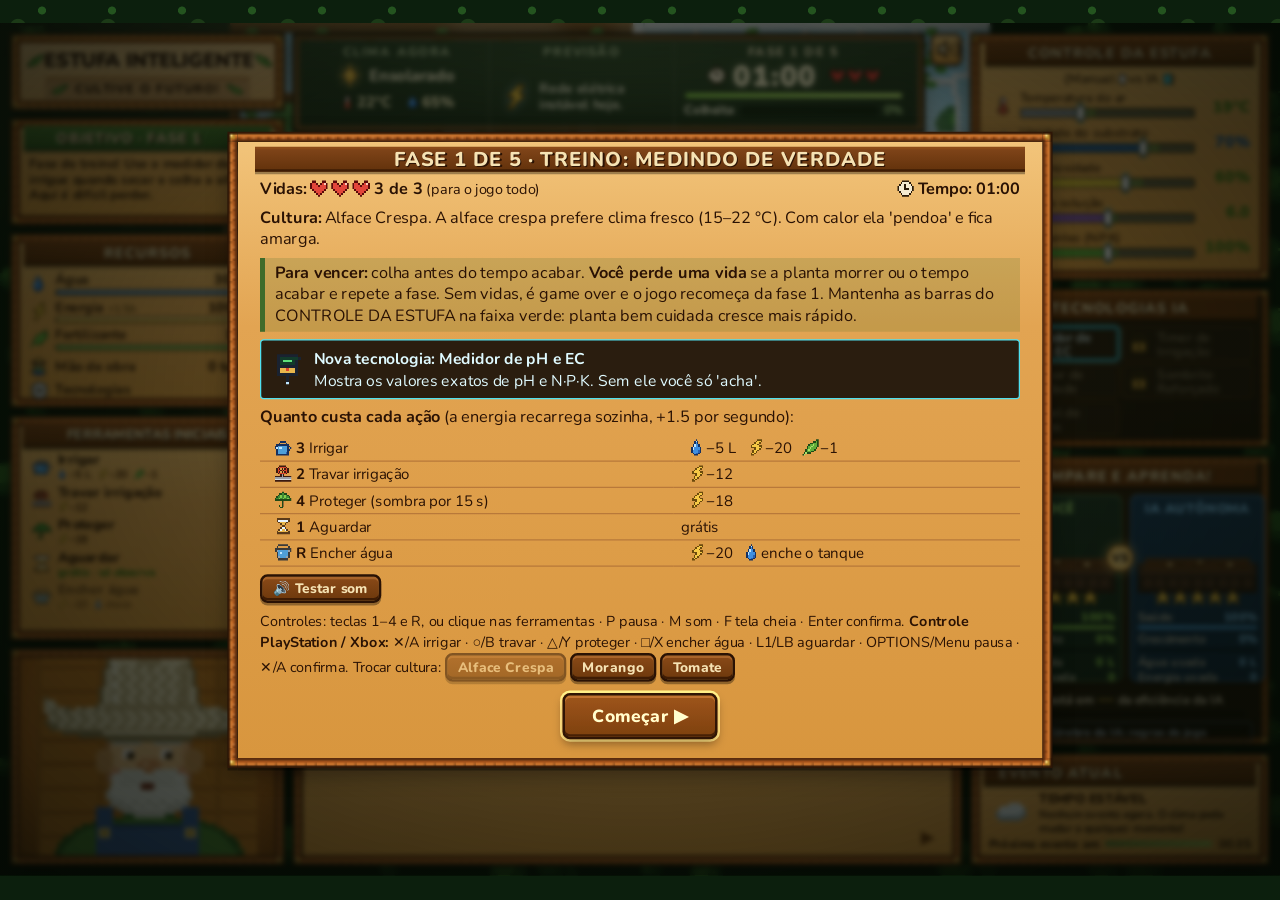
<file: SementeDaEvolucao-Web/index.html>
<!doctype html>
<html lang="pt-BR">
<head>
  <meta charset="utf-8">
  <meta name="viewport" content="width=device-width, initial-scale=1">
  <title>Semente da Evolução — Estufa Inteligente</title>
  <meta name="description" content="Serious game de agricultura de precisão: você contra a estufa autônoma.">
  <!-- Nunito (OFL): arredondada e simples. Sem internet, cai na Trebuchet/Segoe (ver docs/decisoes.md #4). -->
  <link rel="preconnect" href="https://fonts.googleapis.com">
  <link rel="preconnect" href="https://fonts.gstatic.com" crossorigin>
  <link rel="stylesheet" href="https://fonts.googleapis.com/css2?family=Nunito:wght@600;700;800;900&display=swap">
  <link rel="stylesheet" href="css/estilo.css">
</head>
<body>
  <div id="fundo-tela"></div>
  <div id="palco" aria-label="Estufa Inteligente">
    <canvas id="mundo" aria-hidden="true"></canvas>
    <!-- Luz e atmosfera por cima da pixel art (vinheta, raios de sol, brilhos e partículas suaves) -->
    <div id="luz" aria-hidden="true"><i class="raio r1"></i><i class="raio r2"></i><i class="raio r3"></i></div>
    <canvas id="atmosfera" aria-hidden="true"></canvas>

    <div id="hud">
      <!-- Placa de título -->
      <header id="titulo" class="moldura moldura-clara">
        <div class="titulo-linha"><img class="raminho" data-icone="raminho" alt="">
          <h1>ESTUFA INTELIGENTE</h1><img class="raminho espelhado" data-icone="raminho" alt=""></div>
        <div class="subtitulo"><img class="raminho mini" data-icone="raminho" alt="">
          <span id="txt-subtitulo">CULTIVE O FUTURO!</span><img class="raminho mini espelhado" data-icone="raminho" alt=""></div>
      </header>

      <!-- OBJETIVO -->
      <section id="painel-objetivo" class="painel moldura">
        <h2 class="faixa faixa-verde" id="txt-titulo-objetivo">OBJETIVO</h2>
        <p id="txt-objetivo">Mantenha suas plantas saudáveis até o final do ciclo e aprenda a competir com a IA!</p>
      </section>

      <!-- RECURSOS -->
      <section id="painel-recursos" class="painel moldura">
        <h2 class="faixa">RECURSOS</h2>
        <ul class="lista-recursos">
          <li id="linha-agua"><img data-icone="agua" alt=""><span class="nome">Água</span><b id="rec-agua">30/30 L</b>
            <div class="mini-barra"><i id="barra-agua" class="agua"></i></div></li>
          <li id="linha-energia"><img data-icone="energia" alt=""><span class="nome">Energia <small id="rec-energia-regen">+3/s</small></span><b id="rec-energia">100/100</b>
            <div class="mini-barra"><i id="barra-energia" class="energia"></i></div></li>
          <li id="linha-fertilizante"><img data-icone="nutrientes" alt=""><span class="nome">Fertilizante</span><b id="rec-nutrientes">10/10</b>
            <div class="mini-barra"><i id="barra-nutrientes" class="fertilizante"></i></div></li>
          <li class="simples"><img data-icone="maoDeObra" alt=""><span class="nome">Mão de obra</span><b id="rec-mao">0 tarefas</b></li>
          <li class="simples"><img data-icone="automacao" alt=""><span class="nome">Tecnologias</span><b id="rec-automacao">0/6</b></li>
        </ul>
      </section>

      <!-- FERRAMENTAS -->
      <section id="painel-ferramentas" class="painel moldura">
        <h2 class="faixa">FERRAMENTAS INICIAIS</h2>
        <ul class="lista-ferramentas">
          <li><button data-acao="Irrigate"><img data-icone="regador" alt=""><span class="nome">Irrigar</span><kbd class="tecla">3</kbd><kbd class="ps ps-x">✕</kbd><kbd class="xb xb-x">A</kbd>
            <span class="custos"></span><span class="selo"></span><span class="uso"><i></i></span></button></li>
          <li><button data-acao="LockIrrigation"><img data-icone="valvula" alt=""><span class="nome">Travar irrigação</span><kbd class="tecla">2</kbd><kbd class="ps ps-circulo">○</kbd><kbd class="xb xb-circulo">B</kbd>
            <span class="custos"></span><span class="selo"></span><span class="uso"><i></i></span></button></li>
          <li><button data-acao="ProtectPlant"><img data-icone="proteger" alt=""><span class="nome">Proteger</span><kbd class="tecla">4</kbd><kbd class="ps ps-triangulo">△</kbd><kbd class="xb xb-triangulo">Y</kbd>
            <span class="custos"></span><span class="selo"></span><span class="uso"><i></i></span></button></li>
          <li><button data-acao="DoNothing"><img data-icone="aguardar" alt=""><span class="nome">Aguardar</span><kbd class="tecla">1</kbd><kbd class="ps ps-l1">L1</kbd><kbd class="xb xb-l1">LB</kbd>
            <span class="custos"></span><span class="selo"></span><span class="uso"><i></i></span></button></li>
          <li><button data-acao="Refill"><img data-icone="balde" alt=""><span class="nome">Encher água</span><kbd class="tecla">R</kbd><kbd class="ps ps-quadrado">□</kbd><kbd class="xb xb-quadrado">X</kbd>
            <span class="custos"></span><span class="selo"></span><span class="uso"><i></i></span></button></li>
        </ul>
      </section>

      <!-- Barra superior: clima, previsão e fase -->
      <div id="barra-topo" class="lousa moldura-lousa">
        <section id="lousa-clima" class="topo-sec">
          <h3>CLIMA AGORA</h3>
          <div class="clima-linha"><img id="ico-clima" data-icone="sol" alt=""><span id="txt-condicao">Ensolarado</span></div>
          <div class="clima-dados">
            <span><img data-icone="termometro" alt="Temperatura"><b id="txt-temp-ext">28°C</b></span>
            <span><img data-icone="gotaGrande" alt="Umidade do ar"><b id="txt-umid-ext">65%</b></span>
          </div>
        </section>
        <section id="lousa-previsao" class="topo-sec">
          <h3>PREVISÃO</h3>
          <div class="previsao"><img id="ico-previsao" data-icone="nuvemChuva" alt=""><span id="txt-previsao">Chuva intensa esta tarde!</span></div>
        </section>
        <section id="lousa-fase" class="topo-sec">
          <h3 id="txt-fase">FASE 1 DE 5</h3>
          <div class="cronometro"><img data-icone="relogio" alt=""><b id="txt-tempo">01:00</b>
            <div class="tentativas" id="tentativas" title="Vidas restantes no jogo"></div></div>
          <div class="barra-tempo" title="Tempo restante"><i id="barra-tempo"></i></div>
          <div class="colheita"><span>Colheita</span><div class="mini-barra"><i id="barra-colheita"></i></div><b id="txt-colheita">0%</b></div>
        </section>
      </div>

      <!-- CONTROLE DA ESTUFA -->
      <section id="painel-controle" class="painel moldura">
        <h2 class="faixa faixa-topo">CONTROLE DA ESTUFA</h2>
        <div class="sub-legenda">(Manual <i class="marca-jogador"></i> vs IA <i class="marca-ia"></i>)</div>
        <ul id="lista-controle" class="lista-controle"></ul>
      </section>

      <!-- TECNOLOGIAS -->
      <section id="painel-tecnologias" class="painel moldura painel-escuro">
        <h2 class="faixa">TECNOLOGIAS IA</h2>
        <div id="grade-tecnologias" class="grade-tec"></div>
      </section>

      <!-- COMPARE E APRENDA -->
      <section id="painel-comparar" class="painel moldura painel-escuro">
        <h2 class="faixa">COMPARE E APRENDA!</h2>
        <div class="cards">
          <article id="card-voce" class="card card-voce">
            <h3>VOCÊ</h3>
            <canvas class="canteiro" id="cv-voce" width="48" height="34"></canvas>
            <div class="estrelas" id="estrelas-voce"></div>
            <div class="stats">
              <span>Saúde</span><b id="voce-saude">100%</b><div class="barrinha"><i id="voce-saude-barra"></i></div>
              <span>Crescimento</span><b id="voce-prod">0%</b><div class="barrinha cresc"><i id="voce-prod-barra"></i></div>
              <span>Água usada</span><b id="voce-agua">0 L</b>
              <span>Energia usada</span><b id="voce-energia">0</b>
            </div>
          </article>
          <div class="vs">VS</div>
          <article id="card-ia" class="card card-ia">
            <h3>IA AUTÔNOMA</h3>
            <canvas class="canteiro" id="cv-ia" width="48" height="34"></canvas>
            <div class="estrelas" id="estrelas-ia"></div>
            <div class="stats">
              <span>Saúde</span><b id="ia-saude">100%</b><div class="barrinha"><i id="ia-saude-barra"></i></div>
              <span>Crescimento</span><b id="ia-prod">0%</b><div class="barrinha cresc"><i id="ia-prod-barra"></i></div>
              <span>Água usada</span><b id="ia-agua">0 L</b>
              <span>Energia usada</span><b id="ia-energia">0</b>
            </div>
          </article>
        </div>
        <div id="placar-eficiencia" class="placar">Você está em <b id="txt-eficiencia">—</b> da eficiência da IA<div class="barrinha placar-barra"><i id="barra-eficiencia"></i></div></div>
        <button id="txt-cerebro-ia" class="cerebro-ia" type="button" title="Ver os dados trocados com a IA (tecla I)"><i class="led"></i><span></span></button>
      </section>

      <!-- EVENTO ATUAL -->
      <section id="painel-evento" class="painel moldura">
        <h2 class="faixa faixa-esquerda">EVENTO ATUAL</h2>
        <div class="evento-corpo">
          <img id="ico-evento" data-icone="nuvemChuva" alt="">
          <div>
            <h4 id="txt-evento-nome">TEMPO ESTÁVEL</h4>
            <p id="txt-evento-desc">Nenhum evento no momento.</p>
          </div>
        </div>
        <div class="evento-rodape"><span id="txt-evento-rotulo">Tempo para o evento</span>
          <div class="barra-evento"><i id="barra-evento"></i></div><b id="txt-evento-tempo">--:--</b></div>
      </section>

      <!-- Sr. Bruno -->
      <div id="bruno-retrato" class="moldura"><canvas id="cv-bruno" width="64" height="58"></canvas></div>
      <section id="bruno-fala" class="painel moldura">
        <h2 class="faixa faixa-esquerda">SENHOR BRUNO, O FAZENDEIRO</h2>
        <button id="btn-fechar-bruno" class="btn-fechar" title="Minimizar (B)"><img data-icone="fechar" alt="Fechar"></button>
        <p id="txt-bruno"></p>
        <button id="btn-proxima-fala" class="btn-seta" title="Próxima dica">▶</button>
      </section>

      <div id="flutuantes" aria-hidden="true"></div>
      <button id="btn-som" class="btn-som" title="Som ligado (tecla M)"><img data-icone="somLigado" alt="Som"></button>
      <div id="toast" role="status" aria-live="polite"></div>
    </div>

    <!-- Telas de fase (introdução e relatório "a derrota que ensina") -->
    <div id="overlay-fase" class="overlay escondido">
      <div class="janela moldura">
        <div id="conteudo-fase"></div>
      </div>
    </div>

    <!-- Modo debug (tecla `) -->
    <div id="debug" class="escondido">
      <div id="debug-info"></div>
      <div class="debug-ctrl">
        Velocidade: <button data-vel="1">1×</button><button data-vel="2">2×</button><button data-vel="4">4×</button>
        | Referência <input id="debug-opacidade" type="range" min="0" max="100" value="0">
      </div>
    </div>
    <img id="sobreposicao-ref" src="referencia/referencia.jpg" alt="" class="escondido">
  </div>

  <script type="module" src="js/main.js"></script>
</body>
</html>
</file>
<file: SementeDaEvolucao-Web/css/estilo.css>
/* Semente da Evolução — HUD
   Coordenadas em px do palco (1024 × 682). O palco inteiro é escalado por JS (js/ui/Escala.js).

   Grade do HUD (v11): margem de 8 px e 6 px entre os painéis.
     coluna esquerda  x 8–228    título · objetivo · recursos · ferramentas · Sr. Bruno (y 8/76/168/314/500)
     centro           x 234–770  barra superior (clima · previsão · fase) e a fala do Sr. Bruno
     coluna direita   x 776–1016 controle · tecnologias · compare · evento */

:root {
  /* Paleta amostrada da referência (docs/spec-visual.md) */
  --madeira-escura: #633617;
  --madeira: #b25e1e;
  --madeira-clara: #e39a4a;
  --pergaminho: #e2a452;
  --pergaminho-2: #dd9f48;
  --pergaminho-claro: #edc588;
  --faixa: #6d380c;
  --faixa-2: #5b2d09;
  --faixa-verde: #3f6b2a;
  --texto: #2a1204;
  --texto-claro: #f6e3b4;
  --lousa: #2b3d24;
  --lousa-texto: #f0ead0;
  --escuro: #22160a;
  --celula: #2a1d0f;
  --voce-fundo: #16261a;
  --voce-titulo: #9ccf6a;
  --ia-fundo: #132c44;
  --ia-titulo: #7fc4f0;
  --ruim: #e2553a;
  --bom: #8fd14f;
  --azul: #4f8fd0;
  --amarelo: #f6c945;
  --folhagem: #0c1f0d;

  --fonte: 'Nunito', 'Trebuchet MS', 'Segoe UI', 'Helvetica Neue', Arial, sans-serif;

  /* grade */
  --esq-x: 8px; --esq-l: 220px;
  --centro-x: 234px; --centro-l: 536px;
  --dir-x: 776px; --dir-l: 240px;
  --sombra-painel: drop-shadow(0 2px 0 rgba(0,0,0,.35)) drop-shadow(0 5px 8px rgba(0,0,0,.35));
}

* { box-sizing: border-box; }
html, body {
  margin: 0; height: 100%; overflow: hidden;
  background: var(--folhagem);
  font-family: var(--fonte);
  color: var(--texto);
}

#fundo-tela {
  position: fixed; inset: 0;
  background:
    radial-gradient(circle at 20% 30%, #1c3a17 0 8%, transparent 9%),
    radial-gradient(circle at 80% 70%, #163a17 0 10%, transparent 11%),
    radial-gradient(circle at 60% 15%, #24541f 0 5%, transparent 6%),
    var(--folhagem);
  background-size: 90px 90px, 120px 120px, 70px 70px;
}

#palco {
  position: absolute; left: 0; top: 0;
  width: 1024px; height: 682px;
  transform-origin: 0 0;
  overflow: hidden;
  background: var(--folhagem);
}

#mundo {
  position: absolute; left: 0; top: 0;
  width: 1024px; height: 682px;
  image-rendering: pixelated;
  image-rendering: crisp-edges;
}

/* ------------------------------------------------------------ luz e atmosfera (por cima da pixel art)
   Pixel art nítida + luz suave em alta resolução: vinheta, raios de sol que "respiram",
   tons por evento de clima (transição lenta) e partículas/brilhos no canvas #atmosfera. */
#luz, #atmosfera { position: absolute; left: 0; top: 0; width: 1024px; height: 682px; pointer-events: none; }
#luz {
  overflow: hidden;
  background: radial-gradient(ellipse 75% 70% at 48% 40%, transparent 55%, rgba(4, 12, 4, .55) 100%);
}
#luz::before { /* tom do clima */
  content: ''; position: absolute; inset: 0; opacity: 0; transition: opacity 1.6s ease, background-color 1.6s ease;
  mix-blend-mode: soft-light; background-color: #ffcf80;
}
#luz::after { /* luz quente do dia, vinda do alto à esquerda */
  content: ''; position: absolute; inset: 0; transition: opacity 1.6s ease;
  background: radial-gradient(ellipse 60% 55% at 28% 0%, rgba(255, 236, 170, .22), transparent 70%);
  mix-blend-mode: screen;
}
#luz .raio {
  position: absolute; top: -140px; height: 800px; transform: rotate(-24deg); transform-origin: top center;
  background: linear-gradient(180deg, rgba(255, 244, 200, .38), rgba(255, 244, 200, .14) 45%, rgba(255, 244, 200, 0) 80%);
  filter: blur(7px); mix-blend-mode: screen; opacity: .8; transition: opacity 1.6s ease;
  animation: respira 7s ease-in-out infinite alternate;
}
#luz .r1 { left: 300px; width: 80px; }
#luz .r2 { left: 430px; width: 40px; animation-delay: -2.5s; animation-duration: 9s; }
#luz .r3 { left: 590px; width: 64px; animation-delay: -5s; animation-duration: 8s; }
@keyframes respira { from { opacity: .45; } to { opacity: .95; } }
#luz.calor::before { opacity: .55; background-color: #ff8a2a; }
#luz.calor .raio { opacity: 1; filter: blur(5px) saturate(1.4) hue-rotate(-12deg); }
#luz.chuva::before { opacity: .6; background-color: #2a4a8a; }
#luz.chuva .raio, #luz.chuva::after { opacity: 0; animation: none; }
#luz.sem-energia::before { opacity: .7; background-color: #06080f; mix-blend-mode: multiply; }
#luz.sem-energia .raio, #luz.sem-energia::after { opacity: 0; animation: none; }
#luz.praga::before { opacity: .35; background-color: #a8b040; }

img, canvas { image-rendering: pixelated; }

#hud { position: absolute; inset: 0; pointer-events: none; }
/* Entrada dos painéis no começo de cada fase (escalonada por --i). */
#hud.entrada .moldura, #hud.entrada .moldura-lousa { animation: entra .55s cubic-bezier(.2, .8, .3, 1.15) both; animation-delay: calc(var(--i, 0) * 45ms); }
@keyframes entra { from { opacity: 0; transform: translateY(10px) scale(.98); } }
#hud button, #hud .clicavel { pointer-events: auto; }

/* ------------------------------------------------------------ molduras */
.moldura {
  position: absolute;
  border-style: solid;
  border-width: 8px;
  border-image: var(--moldura-madeira) 4 / 8px / 0 round;
  background-clip: padding-box;
  filter: var(--sombra-painel);
}
.moldura-clara { border-image-source: var(--moldura-madeiraClara); }
.moldura-lousa {
  position: absolute;
  border-style: solid;
  border-width: 6px;
  border-image: var(--moldura-lousa) 3 / 6px / 0 round;
  background-clip: padding-box;
  filter: var(--sombra-painel);
}

.painel { background: linear-gradient(180deg, #efbd6c 0%, #e2a452 38%, #d8973f 100%); background-clip: padding-box; }
.painel-escuro { background: linear-gradient(180deg, #2c1d0d 0%, #1f1509 100%); background-clip: padding-box; border-image-source: var(--moldura-escura); }

.faixa {
  margin: -2px -4px 5px;
  padding: 3px 8px 3px; height: 20px; line-height: 14px;
  font-size: 11.5px; white-space: nowrap; overflow: hidden; font-weight: 800; letter-spacing: 0.8px;
  color: var(--texto-claro);
  background: linear-gradient(180deg, #82461a, #61310b);
  text-align: center;
  box-shadow: inset 0 -2px 0 #3e1c04, inset 0 2px 0 #8a4a18, 0 2px 0 rgba(0,0,0,.35);
  text-shadow: 1px 1px 0 #2a1204;
}
.faixa-verde { background: linear-gradient(180deg, #4f8034, #375f24); box-shadow: inset 0 -2px 0 #22421a, inset 0 2px 0 #5a8a3a, 0 2px 0 rgba(0,0,0,.35); text-align: left; padding-left: 26px; }
.faixa-esquerda { text-align: left; padding-left: 12px; }

/* ------------------------------------------------------------ título */
#titulo {
  left: var(--esq-x); top: 8px; width: var(--esq-l); height: 62px;
  background: linear-gradient(#efc58a, #e0ac68);
  padding: 2px 6px 0;
  text-align: center;
}
.titulo-linha { display: flex; align-items: center; justify-content: space-between; }
#titulo h1 {
  margin: 0; font-size: 16px; line-height: 24px; font-weight: 900; letter-spacing: -0.2px; white-space: nowrap;
  color: #2a0e02; text-shadow: 1px 1px 0 #f8dcaa, 0 0 6px rgba(255, 230, 160, .6);
}
.raminho { width: 15px; height: 10px; }
.raminho.mini { width: 12px; height: 8px; }
.espelhado { transform: scaleX(-1); }
.subtitulo {
  display: flex; align-items: center; justify-content: center; gap: 6px;
  margin: 1px 14px 0; padding: 1px 0 2px; border-radius: 2px;
  font-size: 10px; font-weight: 800; letter-spacing: 1px; white-space: nowrap;
  border-top: 2px solid #b8793a; background: #c9975f; color: #2a1204;
}

/* ------------------------------------------------------------ objetivo */
#painel-objetivo { left: var(--esq-x); top: 76px; width: var(--esq-l); height: 86px; padding: 0 7px; }
#painel-objetivo p { margin: 0; font-size: 10.5px; line-height: 12.5px; font-weight: 700; display: -webkit-box; -webkit-line-clamp: 4; -webkit-box-orient: vertical; overflow: hidden; }

/* ------------------------------------------------------------ recursos */
#painel-recursos { left: var(--esq-x); top: 168px; width: var(--esq-l); height: 140px; padding: 0 7px; }
.lista-recursos { list-style: none; margin: 0; padding: 0 1px; }
.lista-recursos li {
  position: relative; display: grid; grid-template-columns: 17px 1fr auto; grid-template-rows: 13px 6px;
  column-gap: 3px; height: 22px; align-items: center; font-size: 11px; white-space: nowrap; font-weight: 700;
}
.lista-recursos li.simples { grid-template-rows: 19px; height: 19px; }
.lista-recursos img { grid-row: 1 / span 2; width: 14px; height: 14px; object-fit: contain; }
.lista-recursos li.simples img { grid-row: 1; }
.lista-recursos .nome small { font-size: 8.5px; font-weight: 700; color: #6a4a1a; }
.lista-recursos b { font-weight: 800; font-size: 11px; }
.lista-recursos b.ruim { color: #a8200a; }
.mini-barra { grid-column: 2 / span 2; height: 5px; background: #6a4a22; border: 1px solid #3a2410; border-radius: 3px; overflow: hidden; box-shadow: inset 0 1px 0 rgba(0,0,0,.3); }
.mini-barra i { display: block; height: 100%; width: 100%; transition: width .35s ease-out; background: #8fd14f; box-shadow: inset 0 1px 0 rgba(255,255,255,.35); }
.mini-barra i.agua { background: linear-gradient(#7ab8f0, #3f7fc0); }
.mini-barra i.energia { background: linear-gradient(#ffe070, #e8b030); }
.mini-barra i.fertilizante { background: linear-gradient(#a9e06a, #5fae3a); }
.mini-barra i.baixo { background: linear-gradient(#ff8a70, #d03a20); animation: baixo .8s ease-in-out infinite alternate; }
@keyframes baixo { to { filter: brightness(1.5); } }
.lista-recursos li.gastou { animation: piscaGasto .5s; }
@keyframes piscaGasto { 30% { background: rgba(226, 85, 58, .35); } }
.delta {
  position: absolute; right: 0; top: -9px; z-index: 5; pointer-events: none; white-space: nowrap;
  font-weight: 900; font-size: 12px; color: #fff; padding: 0 5px; border-radius: 8px;
  background: #c8321a; box-shadow: 0 1px 0 #5a1004;
  animation: sobe 1.4s ease-out forwards;
}
.delta.ganho { background: #2f7a1a; }
@keyframes sobe { from { transform: translateY(4px); opacity: 1; } to { transform: translateY(-16px); opacity: 0; } }

/* ------------------------------------------------------------ ferramentas */
#painel-ferramentas { left: var(--esq-x); top: 314px; width: var(--esq-l); height: 180px; padding: 0 6px; }
.lista-ferramentas { list-style: none; margin: -3px 0 0; padding: 0; }
.lista-ferramentas button {
  position: relative; display: grid; grid-template-columns: 17px 1fr auto; grid-template-rows: 13px 10px;
  column-gap: 3px; align-items: center; width: 100%; height: 26px; padding: 0 3px;
  font: 800 11px var(--fonte); color: var(--texto); text-align: left; white-space: nowrap;
  background: transparent; border: 1px solid transparent; border-radius: 4px; cursor: pointer; overflow: hidden;
  transition: background-color .15s, border-color .15s, transform .12s, box-shadow .15s;
}
.lista-ferramentas button img { grid-row: 1 / span 2; }
.lista-ferramentas button kbd { grid-column: 3; grid-row: 1; }
.lista-ferramentas .custos { grid-column: 2 / span 2; grid-row: 2; display: flex; gap: 5px; font-size: 9px; line-height: 10px; font-weight: 800; color: #5a3410; }
.lista-ferramentas .custos span { display: inline-flex; align-items: center; gap: 1px; }
.lista-ferramentas .custos img { width: 8px; height: 8px; }
.lista-ferramentas .custos .falta { color: #c8200a; text-decoration: line-through; }
.lista-ferramentas .custos .gratis { color: #2f6a14; }
.lista-ferramentas .selo { display: none; position: absolute; right: 22px; top: 1px; font-size: 8px; font-weight: 900; padding: 0 3px; border-radius: 2px; }
.lista-ferramentas button.alerta .selo { display: block; background: #f6d84a; color: #3a2a04; }
.lista-ferramentas .uso { display: none; position: absolute; left: 0; right: 0; bottom: 0; height: 3px; background: rgba(0,0,0,.15); }
.lista-ferramentas .uso i { display: block; height: 100%; background: #3f8a36; }
.lista-ferramentas button.em-uso { background: rgba(143, 209, 79, .28); border-color: #3f8a36; }
.lista-ferramentas button.em-uso .uso { display: block; }
.lista-ferramentas button.alerta { animation: alerta 0.8s ease-in-out infinite; }
@keyframes alerta { 50% { background: rgba(246, 216, 74, .55); border-color: #b8860a; } }
.lista-ferramentas button:hover, .lista-ferramentas button:focus-visible { background: rgba(255, 230, 170, .55); border-color: #9a5a20; outline: none; transform: translateX(2px); box-shadow: -2px 0 0 #9a5a20; }
.lista-ferramentas button.ativo { background: #f6d77a; border-color: #6d380c; transform: scale(.97); box-shadow: 0 0 10px rgba(255, 220, 120, .9); }
.lista-ferramentas button.sem-recurso { opacity: .6; }
.lista-ferramentas button:disabled { opacity: .45; cursor: not-allowed; }
.lista-ferramentas img { width: 15px; height: 14px; object-fit: contain; }
kbd {
  font: 600 9px var(--fonte); color: var(--texto-claro);
  background: var(--faixa); border-radius: 2px; padding: 0 3px; min-width: 12px; text-align: center;
  box-shadow: 0 1px 0 #2a1204;
}

/* ------------------------------------------------------------ barra superior (clima · previsão · fase) */
.lousa { color: var(--lousa-texto); }
#barra-topo {
  left: var(--centro-x); top: 8px; width: 506px; height: 80px; padding: 2px 4px;
  display: grid; grid-template-columns: 1fr 1fr 1.3fr;
  background: radial-gradient(ellipse at 50% 0%, #3a5232, transparent 70%), linear-gradient(180deg, #30462a, #22321d);
  background-clip: padding-box;
}
.topo-sec { padding: 0 8px; min-width: 0; }
.topo-sec + .topo-sec { border-left: 1px dashed rgba(240, 234, 208, .22); }
.topo-sec h3 { margin: 0 0 3px; font-size: 10px; font-weight: 800; text-align: center; letter-spacing: 1.2px; color: #c8d8a8; }
.clima-linha { display: flex; align-items: center; justify-content: center; gap: 6px; font-size: 13px; font-weight: 800; color: #fff4d0; margin-bottom: 4px; }
.clima-linha img { width: 18px; height: 18px; object-fit: contain; filter: drop-shadow(0 0 4px rgba(255, 220, 120, .7)); }
.clima-dados { display: flex; justify-content: center; gap: 12px; font-size: 12px; }
.clima-dados span { display: inline-flex; align-items: center; gap: 3px; }
.clima-dados img { width: 10px; height: 13px; object-fit: contain; }
.clima-dados b { font-weight: 800; color: #fff2c0; }
.previsao { display: flex; align-items: center; gap: 7px; font-size: 11px; line-height: 13px; font-weight: 700; height: 52px; }
.previsao img { width: 24px; height: 20px; object-fit: contain; flex: none; filter: drop-shadow(0 0 4px rgba(200, 230, 255, .5)); }
#lousa-fase h3 { margin-bottom: 0; color: #f6e8c0; }
.cronometro { display: flex; align-items: center; justify-content: center; gap: 6px; height: 24px; }
.cronometro img { width: 15px; height: 14px; }
.cronometro b { font-size: 23px; font-weight: 900; color: #fff4d0; letter-spacing: 1px; text-shadow: 0 0 8px rgba(255, 240, 200, .35); font-variant-numeric: tabular-nums; }
#lousa-fase.pouco-tempo .cronometro b { color: #ffb070; }
#lousa-fase.urgente .cronometro b { color: #ff6a50; animation: pulsa .5s ease-in-out infinite alternate; text-shadow: 0 0 10px rgba(255, 90, 60, .8); }
@keyframes pulsa { to { transform: scale(1.12); } }
.tentativas { display: flex; gap: 2px; height: 11px; margin-left: 4px; }
.tentativas img { width: 12px; height: 11px; }
.tentativas.perdeu-vida { animation: treme .5s; }
@keyframes treme { 20%, 60% { transform: translateX(-3px); } 40%, 80% { transform: translateX(3px); } }
.barra-tempo { height: 4px; margin: 2px 0 3px; background: rgba(0, 0, 0, .35); border-radius: 2px; overflow: hidden; }
.barra-tempo i { display: block; height: 100%; width: 100%; background: linear-gradient(90deg, #8fd14f, #c8f07a); border-radius: 2px; transition: width .25s linear, background .5s; }
#lousa-fase.pouco-tempo .barra-tempo i { background: linear-gradient(90deg, #e8a030, #ffd070); }
#lousa-fase.urgente .barra-tempo i { background: linear-gradient(90deg, #d03a20, #ff7a50); }
.colheita { display: grid; grid-template-columns: auto 1fr auto; gap: 5px; align-items: center; font-size: 10px; font-weight: 800; }
.colheita .mini-barra { grid-column: auto; height: 7px; background: #1a2a14; border-color: #0a140a; }
.colheita .mini-barra i { width: 0; background: linear-gradient(#b8f07a, #5fae3a); }
.colheita b { color: #c8f09a; font-variant-numeric: tabular-nums; }

/* ------------------------------------------------------------ controle */
#painel-controle { left: var(--dir-x); top: 8px; width: var(--dir-l); height: 198px; padding: 0 8px; }
.faixa-topo { margin-top: -2px; }
.sub-legenda { text-align: center; font-size: 10.5px; font-weight: 600; margin: -2px 0 2px; }
.marca-jogador, .marca-ia { display: inline-block; width: 6px; height: 8px; vertical-align: -1px; }
.marca-jogador { background: #f4f4f0; border: 1px solid #2a1204; }
.marca-ia { background: #4fe0f0; border: 1px solid #0a3a4a; }
.lista-controle { list-style: none; margin: 0; padding: 0; }
.lista-controle li { position: relative; display: grid; grid-template-columns: 20px 1fr 40px; grid-template-rows: 12px 12px; column-gap: 4px; height: 28px; align-items: center; border-radius: 4px; padding: 0 2px; margin: 0 -2px; transition: background-color .3s; }
.lista-controle li.fora { animation: fora 1.1s ease-in-out infinite alternate; }
@keyframes fora { from { background: rgba(226, 85, 58, .08); } to { background: rgba(226, 85, 58, .30); } }
.lista-controle img { grid-column: 1; grid-row: 1 / span 2; width: 13px; height: 16px; object-fit: contain; justify-self: center; }
.lista-controle .rotulo { grid-column: 2; grid-row: 1; font-size: 10px; font-weight: 600; white-space: nowrap; overflow: hidden; }
.lista-controle .valor { grid-column: 3; grid-row: 1 / span 2; font-size: 12.5px; font-weight: 900; text-align: right; font-variant-numeric: tabular-nums; transition: color .3s; }
.barra { grid-column: 2; grid-row: 2; position: relative; height: 8px; background: #6a6448; border: 1px solid #3a2a10; box-shadow: inset 0 1px 0 #4a4430; }
.barra .ideal { position: absolute; top: 0; bottom: 0; background: rgba(143, 209, 79, .35); border-left: 1px solid #5a8a2a; border-right: 1px solid #5a8a2a; }
.barra .preenche { position: absolute; left: 0; top: 0; bottom: 0; }
.barra { border-radius: 2px; }
.barra .preenche { transition: width .3s ease-out, background-color .3s; }
.barra .botao { position: absolute; top: -3px; width: 7px; height: 12px; margin-left: -3px; background: #f4f4f0; border: 1px solid #2a2a2a; border-radius: 2px; box-shadow: inset 1px 1px 0 #fff, 0 1px 2px rgba(0,0,0,.4); transition: left .3s ease-out; }
.barra .marcador-ia { position: absolute; top: -4px; width: 3px; height: 14px; margin-left: -1px; background: #4fe0f0; border: 1px solid #0a3a4a; box-shadow: 0 0 4px #4fe0f0; transition: left .3s ease-out; }
.valor.bom { color: #3f7a1a; }
.valor.ruim { color: #c8321a; }
.valor.azul { color: #1f5a9a; }
.valor.oculto { color: #6a4a2a; }

/* ------------------------------------------------------------ tecnologias */
#painel-tecnologias { left: var(--dir-x); top: 212px; width: var(--dir-l); height: 128px; padding: 0 6px; }
#painel-tecnologias .faixa, #painel-comparar .faixa { background: #6a360e; }
.grade-tec { display: grid; grid-template-columns: 1fr 1fr; gap: 3px; }
.tec {
  display: grid; grid-template-columns: 20px 1fr; align-items: center; gap: 3px;
  height: 27px; padding: 0 4px; background: var(--celula); transition: border-color .3s, box-shadow .3s, color .3s;
  border: 1px solid #5a3a1a; border-radius: 3px; box-shadow: inset 0 0 0 1px #1a1006;
  color: #efe0c0; font-size: 10.5px; line-height: 11px; font-weight: 600;
}
.tec img { width: 16px; height: 16px; object-fit: contain; }
.tec.bloqueada { color: #9a8a6a; opacity: .8; }
.tec.ativa { border-color: #4fe0f0; box-shadow: inset 0 0 0 1px #0a3a4a, 0 0 4px #4fe0f0; color: #dffaff; }
.tec.nova { animation: brilho 1s ease-in-out 4; }
@keyframes brilho { 50% { box-shadow: 0 0 10px #f6d84a; border-color: #f6d84a; } }

/* ------------------------------------------------------------ comparar */
#painel-comparar { left: var(--dir-x); top: 346px; width: var(--dir-l); height: 232px; padding: 0 6px; }
.cards { position: relative; display: grid; grid-template-columns: 1fr 1fr; gap: 6px; }
.vs {
  position: absolute; left: 50%; top: 40px; transform: translateX(-50%); z-index: 2;
  width: 22px; height: 22px; line-height: 20px; border-radius: 50%; text-align: center;
  font-weight: 900; font-size: 9.5px; color: #2a1204; background: radial-gradient(#ffe8a0, #e8a840); border: 1px solid #6d380c;
  box-shadow: 0 0 8px rgba(255, 210, 110, .7);
}
.card { height: 150px; border-radius: 6px; padding: 3px 5px; box-shadow: inset 0 1px 0 rgba(255,255,255,.08), 0 2px 4px rgba(0,0,0,.35); }
.card h3 { margin: 0; text-align: center; font-size: 10.5px; font-weight: 900; letter-spacing: .5px; }
.card-voce { background: linear-gradient(180deg, #1f3424, var(--voce-fundo)); border: 1px solid #4a6a3a; }
.card-voce h3 { color: var(--voce-titulo); }
.card-ia { background: linear-gradient(180deg, #1a3a58, var(--ia-fundo)); border: 1px solid #3a6a9a; }
.card-ia h3 { color: var(--ia-titulo); }
.canteiro { display: block; width: 96px; height: 68px; margin: -4px auto -6px; }
.estrelas { display: flex; justify-content: center; gap: 2px; height: 12px; margin: 0 0 3px; }
.estrelas img { width: 12px; height: 11px; }
.stats { display: grid; grid-template-columns: 1fr auto; column-gap: 3px; font-size: 9.5px; line-height: 12px; white-space: nowrap; color: #e8e0c8; }
.stats span { font-weight: 700; color: #c8c0a8; }
.stats b { text-align: right; font-weight: 900; font-variant-numeric: tabular-nums; }
.stats b.bom { color: var(--bom); } .stats b.ruim { color: var(--ruim); } .stats b.azul { color: #7fc4f0; } .stats b.medio { color: var(--amarelo); }
.barrinha { grid-column: 1 / -1; height: 3px; margin: 1px 0 2px; background: rgba(0,0,0,.4); border-radius: 2px; overflow: hidden; }
.barrinha i { display: block; height: 100%; width: 0; border-radius: 2px; background: #8fd14f; transition: width .4s ease-out, background-color .4s; }
.barrinha i.medio { background: var(--amarelo); } .barrinha i.ruim { background: var(--ruim); }
.barrinha.cresc i { background: linear-gradient(90deg, #5fae3a, #b8f07a); }
.card-ia .barrinha i { background: #4fa8e8; } .card-ia .barrinha.cresc i { background: linear-gradient(90deg, #2f7ac0, #7fd0ff); }
.placar { margin-top: 5px; text-align: center; font-size: 10px; font-weight: 700; color: #efe0c0; }
.placar b { color: var(--amarelo); font-size: 12.5px; font-variant-numeric: tabular-nums; }
.placar-barra { height: 4px; margin: 2px 6px 4px; }
.placar-barra i { background: linear-gradient(90deg, #e8a030, #ffe070); }

/* ------------------------------------------------------------ evento */
#painel-evento { left: var(--dir-x); top: 584px; width: var(--dir-l); height: 90px; padding: 0 7px; transition: background .6s; }
.evento-corpo { display: grid; grid-template-columns: 36px 1fr; gap: 4px; align-items: center; margin-top: -2px; height: 34px; }
.evento-corpo img { width: 28px; height: 24px; object-fit: contain; justify-self: center; }
.evento-corpo h4 { margin: 0; font-size: 10.5px; font-weight: 900; color: #3a1a04; white-space: nowrap; overflow: hidden; text-overflow: ellipsis; }
.evento-corpo p { margin: 0; font-size: 9px; line-height: 10.5px; font-weight: 700; display: -webkit-box; -webkit-line-clamp: 2; -webkit-box-orient: vertical; overflow: hidden; }
.evento-rodape { display: grid; grid-template-columns: auto 1fr auto; gap: 5px; align-items: center; margin-top: 3px; font-size: 9.5px; font-weight: 800; }
.evento-rodape b { font-variant-numeric: tabular-nums; }
.barra-evento { height: 5px; background: rgba(60, 30, 8, .35); border-radius: 3px; overflow: hidden; }
.barra-evento i { display: block; height: 100%; width: 0; background: linear-gradient(90deg, #6d8a3a, #a8d060); transition: width .25s linear; }
#painel-evento.ativo .evento-corpo h4 { color: #a8200a; }
#painel-evento.ativo .evento-corpo img { animation: flutua 1.2s ease-in-out infinite alternate; }
@keyframes flutua { to { transform: translateY(-2px) scale(1.06); } }
#painel-evento.ev-HeatWave { background: linear-gradient(180deg, #f7b45a, #e58a3a); background-clip: padding-box; }
#painel-evento.ev-HeatWave .barra-evento i { background: linear-gradient(90deg, #d03a20, #ffa040); }
#painel-evento.ev-HeavyRain { background: linear-gradient(180deg, #b8c8d8, #8aa4c0); background-clip: padding-box; }
#painel-evento.ev-HeavyRain .barra-evento i { background: linear-gradient(90deg, #2a5f98, #7ab8f0); }
#painel-evento.ev-Pest { background: linear-gradient(180deg, #d8c870, #b8a848); background-clip: padding-box; }
#painel-evento.ev-Pest .barra-evento i { background: linear-gradient(90deg, #6a7a1a, #c8d040); }
#painel-evento.ev-PowerFailure { background: linear-gradient(180deg, #9a9aa8, #6a6a7a); background-clip: padding-box; }
#painel-evento.ev-PowerFailure .barra-evento i { background: linear-gradient(90deg, #e8b030, #ffe070); }
#painel-evento.chegou { animation: chegou .7s ease-out; }
@keyframes chegou { 0% { transform: scale(1); } 20% { transform: scale(1.05) rotate(-1deg); } 40% { transform: scale(1.03) rotate(1deg); } 100% { transform: scale(1); } }

/* ------------------------------------------------------------ Bruno */
#bruno-retrato {
  left: var(--esq-x); top: 500px; width: var(--esq-l); height: 174px; padding: 0; overflow: hidden;
  background: radial-gradient(ellipse at 50% 30%, #e8a050, #b8681e 70%, #8a4a14); background-clip: padding-box;
}
#cv-bruno { position: absolute; left: 14px; bottom: 0; width: 176px; height: 160px; }
#bruno-fala { left: var(--centro-x); top: 530px; width: var(--centro-l); height: 144px; padding: 0 12px; }
#bruno-fala .faixa { margin-right: 44px; background: #c4812e; color: #2a1204; text-shadow: none; box-shadow: inset 0 -2px 0 #8a5018, inset 0 2px 0 #eab060; font-size: 13px; }
#txt-bruno { margin: 2px 0 0; font-size: 14px; line-height: 19px; font-weight: 700; min-height: 90px; }
.btn-fechar { position: absolute; right: 6px; top: 4px; width: 22px; height: 22px; padding: 0; border: none; background: none; cursor: pointer; }
.btn-fechar img { width: 20px; height: 20px; }
.btn-seta { position: absolute; right: 8px; bottom: 6px; border: none; background: none; color: #6d380c; font-size: 14px; cursor: pointer; animation: pulo 1s steps(2) infinite; }
@keyframes pulo { 50% { transform: translateX(2px); } }
#bruno-fala.minimizado { height: 36px; top: 638px; }
/* Balão: setinha apontando para o retrato */
#bruno-fala::before {
  content: ''; position: absolute; left: -15px; top: 52px; width: 0; height: 0;
  border: 8px solid transparent; border-right-color: #6a3a14; pointer-events: none;
}
#bruno-fala.minimizado::before { display: none; }
#bruno-fala.minimizado #txt-bruno, #bruno-fala.minimizado .btn-seta { display: none; }

/* ------------------------------------------------------------ toast / overlays */
#toast {
  position: absolute; left: 502px; top: 96px; transform: translate(-50%, -6px); z-index: 8;
  max-width: 520px; padding: 5px 16px; font-size: 13px; font-weight: 800; color: #fff4d8; text-align: center;
  background: linear-gradient(180deg, rgba(58, 36, 14, .95), rgba(34, 22, 10, .95));
  border: 2px solid #e39a4a; border-radius: 16px; box-shadow: 0 4px 12px rgba(0,0,0,.45), inset 0 1px 0 rgba(255,220,160,.25);
  opacity: 0; white-space: nowrap; overflow: hidden; text-overflow: ellipsis; pointer-events: none;
}
#toast.visivel { animation: toast-entra .28s cubic-bezier(.2, .9, .3, 1.3) forwards; }
#toast.saindo { animation: toast-sai .3s ease-in forwards; }
#toast.ruim { border-color: var(--ruim); background: linear-gradient(180deg, rgba(90, 24, 12, .95), rgba(50, 14, 8, .95)); }
@keyframes toast-entra { from { opacity: 0; transform: translate(-50%, -14px) scale(.95); } to { opacity: 1; transform: translate(-50%, 0) scale(1); } }
@keyframes toast-sai { from { opacity: 1; transform: translate(-50%, 0); } to { opacity: 0; transform: translate(-50%, -8px); } }

.escondido { display: none !important; }
.overlay {
  position: absolute; inset: 0; z-index: 10; display: flex; align-items: center; justify-content: center;
  background: radial-gradient(ellipse at 50% 45%, rgba(8, 14, 6, .45), rgba(4, 8, 3, .82));
  backdrop-filter: blur(2px); animation: aparece .3s ease-out;
}
.overlay .janela {
  position: relative; width: 640px; max-height: 640px; padding: 6px 18px 14px; overflow: auto;
  background: linear-gradient(180deg, #f2c47a, #e2a452 30%, #d8963e); background-clip: padding-box;
  animation: janela-entra .38s cubic-bezier(.2, .9, .3, 1.15);
  scrollbar-width: thin; scrollbar-color: #8a4a18 transparent;
}
@keyframes aparece { from { opacity: 0; } }
@keyframes janela-entra { from { opacity: 0; transform: translateY(16px) scale(.96); } }
.overlay h2.faixa { font-size: 16px; }
.overlay p { font-size: 13px; line-height: 17px; margin: 6px 0; }
.overlay .tabela { width: 100%; border-collapse: collapse; font-size: 12.5px; margin: 6px 0; }
.overlay .tabela th, .overlay .tabela td { padding: 3px 6px; border-bottom: 1px solid #b8793a; text-align: right; }
.overlay .tabela th:first-child, .overlay .tabela td:first-child { text-align: left; }
.overlay .tabela .col-voce { color: #2f5a14; } .overlay .tabela .col-ia { color: #1a4a7a; }
.overlay .grande { font-size: 30px; font-weight: 700; color: #6d380c; text-align: center; margin: 4px 0; }
.overlay .barra-evolucao { display: flex; gap: 4px; align-items: flex-end; height: 60px; margin: 6px 0; }
.overlay .barra-evolucao div { flex: 1; background: #6d380c; color: var(--texto-claro); font-size: 9px; text-align: center; min-height: 12px; }
.overlay .barra-evolucao div.atual { background: #3f6b2a; }
.overlay ul { margin: 4px 0; padding-left: 18px; font-size: 12.5px; }
.overlay .botoes { display: flex; gap: 8px; justify-content: center; margin-top: 10px; flex-wrap: wrap; }
.overlay .botoes button, .botao-madeira {
  pointer-events: auto; cursor: pointer;
  font: 800 13px var(--fonte); color: var(--texto-claro); letter-spacing: .3px;
  background: linear-gradient(180deg, #8a4a18, #6d380c); border: 2px solid #2a1204; border-radius: 6px; padding: 6px 18px;
  box-shadow: inset 0 2px 0 #a8642a, inset 0 -2px 0 #3e1c04, 0 2px 0 rgba(0,0,0,.35);
  transition: transform .12s, filter .15s, box-shadow .15s;
}
.overlay .botoes button:hover, .overlay .botoes button:focus-visible { filter: brightness(1.15); outline: none; transform: translateY(-1px); box-shadow: inset 0 2px 0 #a8642a, inset 0 -2px 0 #3e1c04, 0 4px 8px rgba(0,0,0,.35), 0 0 0 2px #f6d77a; }
.overlay .botoes button:active { transform: translateY(1px); }
.overlay .botoes button:not(.secundario) { font-size: 14px; padding: 7px 22px; animation: convida 1.6s ease-in-out infinite; }
@keyframes convida { 50% { box-shadow: inset 0 2px 0 #a8642a, inset 0 -2px 0 #3e1c04, 0 2px 0 rgba(0,0,0,.35), 0 0 14px rgba(255, 214, 120, .9); } }
.overlay .botoes button.secundario { background: #3f6b2a; box-shadow: inset 0 2px 0 #5a8a3a, inset 0 -2px 0 #22421a; }
.overlay .tec-liberada { display: flex; align-items: center; gap: 8px; background: var(--celula); color: #dffaff; padding: 6px 10px; border: 1px solid #4fe0f0; border-radius: 3px; font-size: 12.5px; }
.overlay .tec-liberada img { width: 24px; height: 24px; }

#debug {
  position: absolute; left: 180px; top: 150px; z-index: 20;
  background: rgba(0, 0, 0, .78); color: #9fef9f; font: 11px ui-monospace, monospace;
  padding: 6px 8px; border: 1px solid #3a6a3a; pointer-events: auto; white-space: pre;
}
#debug button { font: 11px ui-monospace, monospace; }
#sobreposicao-ref { position: absolute; inset: 0; width: 1024px; height: 682px; pointer-events: none; z-index: 15; opacity: 0; }

/* Cabeçalhos longos: cabem também com a fonte de reserva (sem internet). */
#painel-ferramentas .faixa { font-size: 11px; letter-spacing: 0; padding-left: 4px; padding-right: 4px; }

/* ------------------------------------------------------------ telas de fase (v2) */
.overlay .janela { width: 660px; }
.overlay .ico { width: 13px; height: 13px; vertical-align: -2px; }
.overlay .coracoes { display: inline-flex; gap: 3px; vertical-align: -2px; }
.overlay .coracoes img { width: 14px; height: 13px; }
.overlay .intro-topo { display: flex; justify-content: space-between; align-items: center; font-size: 13px; margin: 2px 0 4px; }
.overlay .meta { background: rgba(63, 107, 42, .18); border-left: 4px solid #3f6b2a; padding: 4px 8px; }
.overlay .centro { text-align: center; }
.overlay .pequeno { font-size: 11.5px; }
.overlay .custos-tabela td { padding: 2px 6px; font-size: 12px; }
.overlay .custos-tabela td:last-child { text-align: left; }
.overlay .custos-tabela img { margin: 0 1px 0 6px; }
.overlay .faixa-verde-centro { background: var(--faixa-verde); text-align: center; padding-left: 8px; }
.overlay .vitoria-txt { color: #2f6a14; font-size: 24px; }
.overlay .derrota-txt { color: #a8300a; font-size: 24px; }
.overlay .gameover-txt { color: #8a1a0a; font-size: 44px; letter-spacing: 3px; text-shadow: 2px 2px 0 #f6d7a0; }
.overlay .janela.tela-gameover { background-color: #d8905a; }
.overlay .barra-evolucao div.venceu { background: #3f6b2a; }
.overlay .barra-evolucao div.perdeu { background: #8a3a1a; }
.overlay .barra-evolucao div.atual { outline: 2px solid #f6d84a; }
.botao-madeira.mini { font-size: 11px; padding: 2px 8px; }
.botao-madeira:disabled { opacity: .5; cursor: default; }

/* ------------------------------------------------------------ botão de som */
.btn-som {
  position: absolute; left: 744px; top: 8px; width: 26px; height: 26px; padding: 4px;
  background: linear-gradient(180deg, #f2c47a, #d8963e); border: 2px solid #633617; border-radius: 6px; cursor: pointer;
  box-shadow: inset 0 1px 0 #f6d7a0, 0 2px 0 rgba(0,0,0,.35); transition: transform .12s, filter .15s;
}
.btn-som:active { transform: scale(.92); }
.btn-som:hover { filter: brightness(1.12); }
.btn-som img { width: 18px; height: 14px; display: block; }
.btn-som.mudo { background: #c8906a; }

/* ------------------------------------------------------------ quem decide pela IA */
.cerebro-ia {
  display: flex; align-items: center; justify-content: center; gap: 4px; width: 100%; margin: 1px 0 0; padding: 1px 4px;
  font: inherit; font-size: 9px; font-weight: 800; color: #9aa4b0; background: rgba(0,0,0,.25); border: 1px solid #3a4450;
  border-radius: 3px; cursor: pointer; white-space: nowrap; overflow: hidden;
}
.cerebro-ia span { overflow: hidden; text-overflow: ellipsis; }
.led { flex: none; display: inline-block; width: 7px; height: 7px; border-radius: 50%; background: #6a737d; }
.cerebro-ia.online { color: #5ff0a0; border-color: #2f8a5a; }
.cerebro-ia.online .led, .ia-status.online .led { background: #5ff0a0; box-shadow: 0 0 5px #5ff0a0; transition: opacity .15s; }
.cerebro-ia.online.par .led { opacity: .35; }
.cerebro-ia.offline { color: #ff8a7a; border-color: #8a3a30; }
.cerebro-ia.offline .led, .ia-status.offline .led { background: #ff5a4a; animation: piscar-led .6s steps(2) infinite; }
.cerebro-ia.naocobre, .cerebro-ia.conectando, .cerebro-ia.lenta { color: #f0c860; border-color: #7a6030; }
.cerebro-ia.naocobre .led, .cerebro-ia.conectando .led, .ia-status.naocobre .led, .cerebro-ia.lenta .led, .ia-status.lenta .led { background: #f0c860; }
.cerebro-ia.lenta .led, .ia-status.lenta .led { animation: piscar-led 1s steps(2) infinite; }
.ia-status.lenta { color: #f0c860; }
@keyframes piscar-led { 50% { opacity: .2; } }

/* ------------------------------------------------------------ painel IA AO VIVO (tecla I) */
#painel-ia-vivo {
  position: absolute; left: 192px; top: 96px; width: 640px; z-index: 12; padding: 0 10px 8px;
  color: #e8e0c8; font-size: 10.5px; cursor: pointer; animation: janela-entra .3s cubic-bezier(.2, .9, .3, 1.15);
}
#painel-ia-vivo[hidden] { display: none; }
#painel-ia-vivo .faixa { background: #1f5a86; }
#painel-ia-vivo .faixa small { font-size: 9px; opacity: .8; }
#painel-ia-vivo h3 { margin: 2px 0 0; font-size: 11.5px; color: var(--ia-titulo); }
#painel-ia-vivo table { width: 100%; border-collapse: collapse; }
#painel-ia-vivo td, #painel-ia-vivo th { padding: 0 3px; text-align: left; white-space: nowrap; }
#painel-ia-vivo th { font-size: 9px; color: #9aa4b0; font-weight: 600; }
#painel-ia-vivo td:nth-child(2) { text-align: right; font-weight: 700; }
#painel-ia-vivo td:nth-child(3) { color: #9aa4b0; font-size: 9px; }
#painel-ia-vivo tr.fora td { color: #ff9a7a; }
#painel-ia-vivo p { margin: 2px 0; }
.ia-colunas { display: grid; grid-template-columns: 1.15fr 1fr 0.85fr; gap: 6px; }
.ia-colunas > div { background: rgba(0,0,0,.22); border: 1px solid #2c4a66; border-radius: 6px; padding: 3px 5px 5px; min-width: 0; overflow: hidden; }
.ia-sub { color: #9aa4b0; font-size: 9.5px; }
.ia-aviso { color: #f0c860; }
.ia-grande { font-size: 15px; font-weight: 800; line-height: 1.15; color: #fff; }
.ia-grande small { font-size: 10px; font-weight: 600; color: #b8c4d0; }
.ia-grande.acao { color: #5ff0a0; }
.ia-status { display: flex; align-items: center; gap: 5px; font-weight: 800; color: #9aa4b0; margin: 4px 0 !important; }
.ia-status.online { color: #5ff0a0; }
.ia-status.offline { color: #ff8a7a; }
.ia-status.naocobre { color: #f0c860; }
.ia-status span { margin-left: auto; font-weight: 600; color: #9aa4b0; font-size: 9.5px; }

/* ------------------------------------------------------------ terminal da IA (barra lateral, tecla T) */
#terminal-ia {
  position: fixed; left: 0; top: 0; width: 230px; height: 400px; z-index: 30;
  display: flex; flex-direction: column; overflow: hidden;
  background: #040a05;
  border: 3px solid #6a360e; border-radius: 6px;
  box-shadow: inset 0 0 0 1px #a8662a, 0 4px 12px rgba(0,0,0,.5);
  font-family: 'Cascadia Mono', Consolas, 'Lucida Console', 'Courier New', monospace;
  font-size: 10.5px; line-height: 1.25; color: #8cff9e;
}
#terminal-ia[hidden] { display: none; }
#terminal-ia::after { /* linhas de varredura de monitor antigo */
  content: ''; position: absolute; inset: 0; pointer-events: none;
  background: repeating-linear-gradient(0deg, rgba(0,0,0,.18) 0 1px, transparent 1px 3px);
}
#terminal-ia header { display: flex; align-items: center; gap: 6px; padding: 4px 7px; border-bottom: 1px solid #1c3a22; background: #07140a; }
#terminal-ia header b { color: #c8ffd0; letter-spacing: .3px; }
#terminal-ia footer { padding: 2px 7px; border-top: 1px solid #1c3a22; color: #4f8a5a; font-size: 9px; }
.t-status { display: flex; align-items: center; gap: 4px; margin-left: auto; color: #9aa4b0; font-weight: 700; white-space: nowrap; overflow: hidden; }
.t-status.online { color: #5ff0a0; }
.t-status.online .led { background: #5ff0a0; box-shadow: 0 0 6px #5ff0a0; transition: opacity .15s; }
.t-status.online.par .led { opacity: .35; }
.t-status.offline { color: #ff8a7a; }
.t-status.offline .led { background: #ff5a4a; animation: piscar-led .6s steps(2) infinite; }
.t-status.naocobre, .t-status.conectando, .t-status.lenta { color: #f0c860; }
.t-status.naocobre .led, .t-status.conectando .led, .t-status.lenta .led { background: #f0c860; }
.t-corpo { flex: 1; overflow-y: auto; padding: 4px 7px 6px; scrollbar-width: thin; scrollbar-color: #1f5a2a #040a05; }
.t-linha { white-space: pre-wrap; word-break: break-word; min-height: 1.25em; }
.t-linha:last-child::after { content: '▌'; color: #8cff9e; animation: piscar-led 1s steps(2) infinite; }
.t-dim { color: #4f8a5a; }
.t-num { color: #c8ffd0; font-weight: 700; }
.t-titulo { color: #ffe08a; font-weight: 700; }
.t-envio { color: #6fd8ff; }
.t-recebido { color: #d0a8ff; }
.t-resposta { color: #c8ffd0; }
.t-acao { color: #5ff0a0; font-weight: 800; }
.t-fora { color: #ff8a7a; }
.t-ok { color: #5ff0a0; }
.t-alerta { color: #f0c860; }
.t-erro { color: #ff8a7a; }

/* ------------------------------------------------------------ controle de videogame (PlayStation / Xbox) */
kbd.ps, kbd.xb { display: none; }
body.com-controle .lista-ferramentas button kbd.tecla { display: none; }
body.controle-ps .lista-ferramentas button kbd.ps,
body.controle-xbox .lista-ferramentas button kbd.xb {
  display: inline-block; font-size: 10px; font-weight: 900; min-width: 16px; text-align: center; box-shadow: 0 1px 0 #000;
}
body.controle-ps .lista-ferramentas button kbd.ps { background: #1a1d24; }
.lista-ferramentas kbd.ps-x { color: #8fa8ff; }
.lista-ferramentas kbd.ps-circulo { color: #ff7a7a; font-size: 12px !important; line-height: 1; }
.lista-ferramentas kbd.ps-triangulo { color: #4fe0b0; }
.lista-ferramentas kbd.ps-quadrado { color: #f39ae0; }
.lista-ferramentas kbd.ps-l1 { color: #e8e0c8; font-size: 8px !important; }
/* Xbox: botões redondos coloridos */
body.controle-xbox .lista-ferramentas button kbd.xb { color: #fff; border-radius: 50%; width: 16px; height: 16px; min-width: 0; padding: 0; line-height: 16px; }
.lista-ferramentas kbd.xb-x { background: #3fa535; }         /* A verde */
.lista-ferramentas kbd.xb-circulo { background: #d8322f; }   /* B vermelho */
.lista-ferramentas kbd.xb-triangulo { background: #e3a818; } /* Y amarelo */
.lista-ferramentas kbd.xb-quadrado { background: #1f6fd0; }  /* X azul */
body.controle-xbox .lista-ferramentas button kbd.xb-l1 { background: #2a2d33; border-radius: 4px; width: auto; padding: 0 3px; font-size: 8px; }

/* ------------------------------------------------------------ reações em tempo real (v11) */
/* Tendência da variável no painel de controle: ▲ subindo, ▼ descendo. */
.tendencia { position: absolute; right: 44px; top: 2px; font-style: normal; font-size: 8px; line-height: 10px; opacity: 0; transition: opacity .3s; }
.tendencia.sobe::before { content: '▲'; color: #b8501a; }
.tendencia.desce::before { content: '▼'; color: #2a5f98; }
.tendencia.sobe, .tendencia.desce { opacity: 1; }
/* Textos que sobem por cima das estufas quando alguém age. */
#flutuantes { position: absolute; inset: 0; pointer-events: none; overflow: hidden; }
.flutua {
  position: absolute; transform: translateX(-50%); white-space: nowrap; pointer-events: none;
  font: 900 13px var(--fonte); color: #fff; padding: 1px 8px; border-radius: 10px;
  background: rgba(20, 14, 6, .55); border: 1px solid rgba(255, 255, 255, .25);
  text-shadow: 0 1px 0 #000, 0 0 6px rgba(0,0,0,.6);
  animation: flutua-sobe 1.6s cubic-bezier(.2, .8, .3, 1) forwards;
}
.flutua.agua { color: #bfe4ff; border-color: #4f8fd0; }
.flutua.travar { color: #ffd8a8; border-color: #c87a2a; }
.flutua.sombra { color: #c8f5a8; border-color: #4f8a36; }
.flutua.ia { color: #a8f4ff; border-color: #4fe0f0; font-size: 11px; background: rgba(8, 28, 40, .6); }
.flutua.negado { color: #ffb0a0; border-color: var(--ruim); }
.flutua.calmo { color: #f0e8d0; font-size: 11px; }
@keyframes flutua-sobe {
  0% { opacity: 0; transform: translate(-50%, 8px) scale(.85); }
  15% { opacity: 1; transform: translate(-50%, 0) scale(1.05); }
  25% { transform: translate(-50%, -4px) scale(1); }
  100% { opacity: 0; transform: translate(-50%, -46px); }
}
</file>
